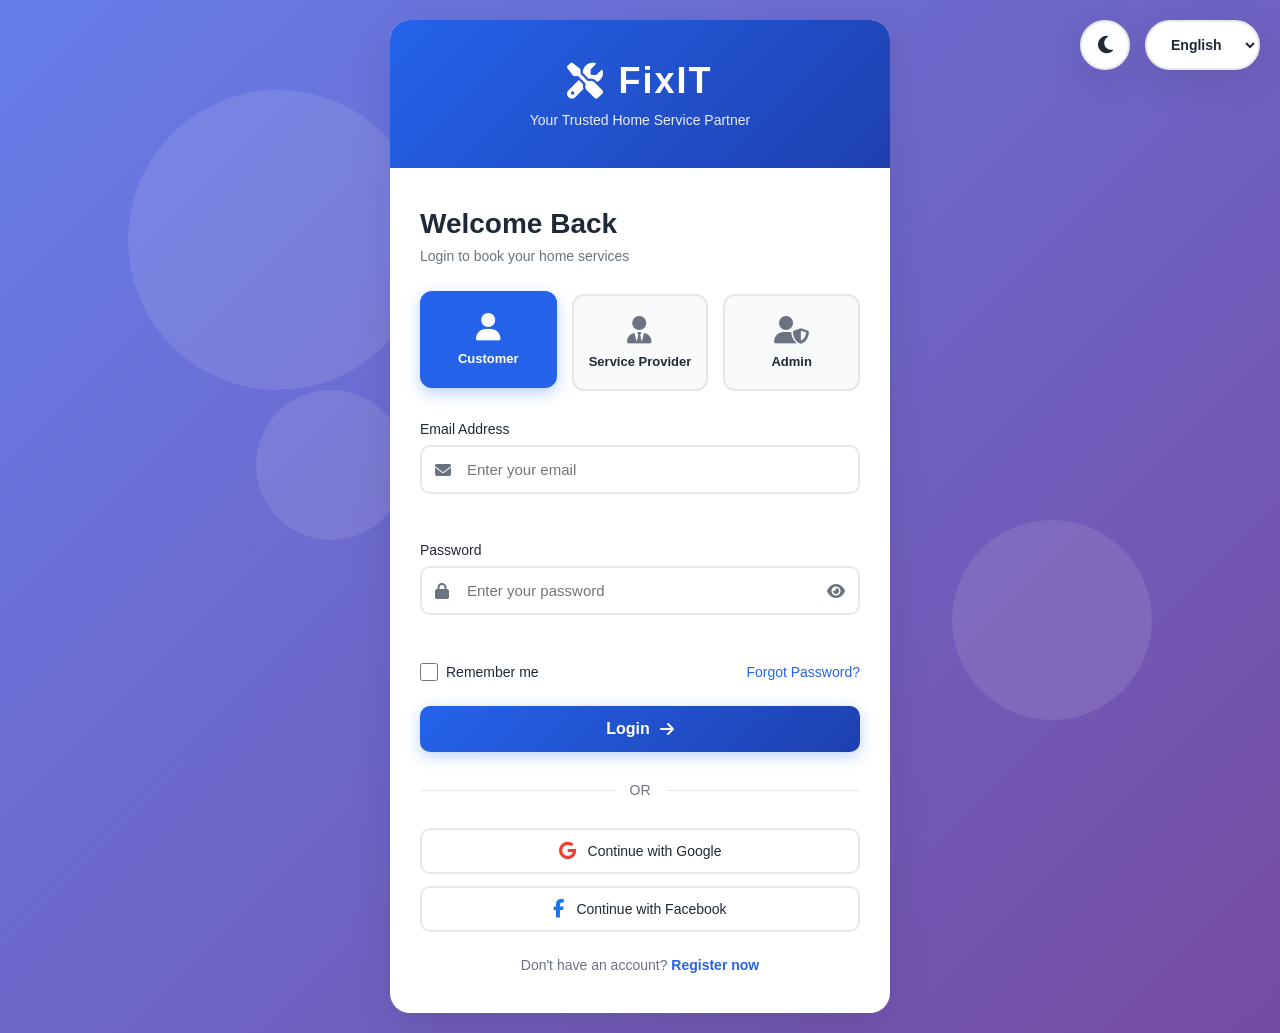
<file: FixIt/src/main/resources/static/login2.html>
<!DOCTYPE html>
<html lang="en">
<head>
    <meta charset="UTF-8">
    <meta name="viewport" content="width=device-width, initial-scale=1.0">
    <title>FixIT - Login & Register</title>
    <link rel="stylesheet" href="styles2.css">
    <link rel="stylesheet" href="https://cdnjs.cloudflare.com/ajax/libs/font-awesome/6.4.0/css/all.min.css">

</head>
<body>
    <div class="container">
        <div class="top-controls">
            <button class="theme-toggle" id="themeToggle">
                <i class="fas fa-moon"></i>
            </button>
            <select class="language-select" id="languageSelect">
                <option value="en">English</option>
                <option value="si">සිංහල</option>
            </select>
        </div>

        <!-- Background Animation -->
        <div class="background-animation">
            <div class="circle circle-1"></div>
            <div class="circle circle-2"></div>
            <div class="circle circle-3"></div>
        </div>

        <!-- Main Card -->
        <div class="card-container">
            <!-- Logo Section -->
            <div class="logo-section">
                <div class="logo">
                    <i class="fas fa-tools"></i>
                    <h1>FixIT</h1>
                </div>
                <p class="tagline" data-i18n="tagline">Your Trusted Home Service Partner</p>
            </div>

            <!-- Login Form -->
            <div class="form-container active" id="loginForm">
                <h2 data-i18n="login-title">Welcome Back</h2>
                <p class="form-subtitle" data-i18n="login-subtitle">Login to book your home services</p>

                <!-- User Type Selection -->
                <div class="user-type-selector">
                    <label class="user-type-option">
                        <input type="radio" name="login-user-type" value="customer" checked>
                        <div class="user-type-card">
                            <i class="fas fa-user"></i>
                            <span data-i18n="customer">Customer</span>
                        </div>
                    </label>
                    <label class="user-type-option">
                        <input type="radio" name="login-user-type" value="provider">
                        <div class="user-type-card">
                            <i class="fas fa-user-tie"></i>
                            <span data-i18n="service-provider">Service Provider</span>
                        </div>
                    </label>
                    <label class="user-type-option">
                        <input type="radio" name="login-user-type" value="admin">
                        <div class="user-type-card">
                            <i class="fas fa-user-shield"></i>
                            <span data-i18n="admin">Admin</span>
                        </div>
                    </label>
                </div>

                <form id="login-form" novalidate>
                    <div class="input-group">
                        <label for="login-email" data-i18n="email-label">Email Address</label>
                        <div class="input-wrapper">
                            <i class="fas fa-envelope"></i>
                            <input 
                                type="email" 
                                id="login-email" 
                                name="email" 
                                data-i18n-placeholder="email-placeholder"
                                placeholder="Enter your email"
                                required
                            >
                        </div>
                        <span class="error-message"></span>
                    </div>

                    <div class="input-group">
                        <label for="login-password" data-i18n="password-label">Password</label>
                        <div class="input-wrapper">
                            <i class="fas fa-lock"></i>
                            <input 
                                type="password" 
                                id="login-password" 
                                name="password" 
                                data-i18n-placeholder="password-placeholder"
                                placeholder="Enter your password"
                                required
                            >
                            <i class="fas fa-eye toggle-password" data-target="login-password"></i>
                        </div>
                        <span class="error-message"></span>
                        <span class="caps-lock-warning" data-i18n="caps-lock-warning">⚠️ Caps Lock is ON</span>
                    </div>

                    <div class="form-options">
                        <label class="remember-me">
                            <input type="checkbox" id="remember-me">
                            <span data-i18n="remember-me">Remember me</span>
                        </label>
                        <a href="#" class="forgot-password" data-i18n="forgot-password">Forgot Password?</a>
                    </div>

                    <button type="submit" class="btn btn-primary">
                        <span data-i18n="login-button">Login</span>
                        <i class="fas fa-arrow-right"></i>
                    </button>

                    <div class="divider">
                        <span data-i18n="or">OR</span>
                    </div>

                    <div class="social-login">
                        <button type="button" class="btn-social btn-google">
                            <i class="fab fa-google"></i>
                            <span data-i18n="continue-google">Continue with Google</span>
                        </button>
                        <button type="button" class="btn-social btn-facebook">
                            <i class="fab fa-facebook-f"></i>
                            <span data-i18n="continue-facebook">Continue with Facebook</span>
                        </button>
                    </div>

                    <p class="switch-form">
                        <span data-i18n="no-account">Don't have an account?</span>
                        <a href="#" id="showRegister" data-i18n="register-now">Register now</a>
                    </p>
                </form>
            </div>

            <!-- Register Form -->
            <div class="form-container" id="registerForm">
                <h2 data-i18n="register-title">Create Account</h2>
                <p class="form-subtitle" data-i18n="register-subtitle">Join FixIT to book trusted professionals</p>

                <!-- User Type Selection -->
                <div class="user-type-selector">
                    <label class="user-type-option">
                        <input type="radio" name="register-user-type" value="customer" checked>
                        <div class="user-type-card">
                            <i class="fas fa-user"></i>
                            <span data-i18n="customer">Customer</span>
                        </div>
                    </label>
                    <label class="user-type-option">
                        <input type="radio" name="register-user-type" value="provider">
                        <div class="user-type-card">
                            <i class="fas fa-user-tie"></i>
                            <span data-i18n="service-provider">Service Provider</span>
                        </div>
                    </label>
                </div>

                <form id="register-form" novalidate>
                    <div class="input-group">
                        <label for="register-name" data-i18n="name-label">Full Name</label>
                        <div class="input-wrapper">
                            <i class="fas fa-user"></i>
                            <input 
                                type="text" 
                                id="register-name" 
                                name="name" 
                                data-i18n-placeholder="name-placeholder"
                                placeholder="Enter your full name"
                                required
                                minlength="3"
                            >
                            <i class="fas fa-check-circle validation-icon"></i>
                        </div>
                        <span class="error-message"></span>
                    </div>

                    <div class="input-group">
                        <label for="register-email" data-i18n="email-label">Email Address</label>
                        <div class="input-wrapper">
                            <i class="fas fa-envelope"></i>
                            <input 
                                type="email" 
                                id="register-email" 
                                name="email" 
                                data-i18n-placeholder="email-placeholder"
                                placeholder="Enter your email"
                                required
                            >
                            <i class="fas fa-check-circle validation-icon"></i>
                        </div>
                        <span class="error-message"></span>
                    </div>

                    <div class="input-group">
                        <label for="register-phone" data-i18n="phone-label">Phone Number</label>
                        <div class="input-wrapper">
                            <i class="fas fa-phone"></i>
                            <input 
                                type="tel" 
                                id="register-phone" 
                                name="phone" 
                                data-i18n-placeholder="phone-placeholder"
                                placeholder="Enter your phone number"
                                required
                                pattern="[0-9]{10}"
                            >
                            <i class="fas fa-check-circle validation-icon"></i>
                        </div>
                        <span class="error-message"></span>
                    </div>

                    <div class="input-group">
                        <label for="register-password" data-i18n="password-label">Password</label>
                        <div class="input-wrapper">
                            <i class="fas fa-lock"></i>
                            <input 
                                type="password" 
                                id="register-password" 
                                name="password" 
                                data-i18n-placeholder="create-password-placeholder"
                                placeholder="Create a strong password"
                                required
                                minlength="8"
                            >
                            <i class="fas fa-eye toggle-password" data-target="register-password"></i>
                        </div>
                        <span class="error-message"></span>
                        <span class="caps-lock-warning" data-i18n="caps-lock-warning">⚠️ Caps Lock is ON</span>
                        
                        <div class="password-strength">
                            <div class="strength-bar">
                                <div class="strength-fill"></div>
                            </div>
                            <span class="strength-text" data-i18n="password-strength">Password strength</span>
                        </div>

                        <ul class="password-requirements">
                            <li id="req-length">
                                <i class="fas fa-times"></i>
                                <span data-i18n="req-length">At least 8 characters</span>
                            </li>
                            <li id="req-uppercase">
                                <i class="fas fa-times"></i>
                                <span data-i18n="req-uppercase">One uppercase letter</span>
                            </li>
                            <li id="req-lowercase">
                                <i class="fas fa-times"></i>
                                <span data-i18n="req-lowercase">One lowercase letter</span>
                            </li>
                            <li id="req-number">
                                <i class="fas fa-times"></i>
                                <span data-i18n="req-number">One number</span>
                            </li>
                            <li id="req-special">
                                <i class="fas fa-times"></i>
                                <span data-i18n="req-special">One special character</span>
                            </li>
                        </ul>
                    </div>

                    <div class="input-group">
                        <label for="register-confirm-password" data-i18n="confirm-password-label">Confirm Password</label>
                        <div class="input-wrapper">
                            <i class="fas fa-lock"></i>
                            <input 
                                type="password" 
                                id="register-confirm-password" 
                                name="confirm-password" 
                                data-i18n-placeholder="confirm-password-placeholder"
                                placeholder="Re-enter your password"
                                required
                            >
                            <i class="fas fa-eye toggle-password" data-target="register-confirm-password"></i>
                        </div>
                        <span class="error-message"></span>
                    </div>

                    <div class="input-group">
                        <label class="remember-me">
                            <input type="checkbox" id="terms" required>
                            <span data-i18n="terms-agree">I agree to the <a href="#">Terms & Conditions</a></span>
                        </label>
                        <span class="error-message"></span>
                    </div>

                    <button type="submit" class="btn btn-primary">
                        <span data-i18n="create-account-button">Create Account</span>
                        <i class="fas fa-arrow-right"></i>
                    </button>

                    <div class="divider">
                        <span data-i18n="or">OR</span>
                    </div>

                    <div class="social-login">
                        <button type="button" class="btn-social btn-google">
                            <i class="fab fa-google"></i>
                            <span data-i18n="signup-google">Sign up with Google</span>
                        </button>
                        <button type="button" class="btn-social btn-facebook">
                            <i class="fab fa-facebook-f"></i>
                            <span data-i18n="signup-facebook">Sign up with Facebook</span>
                        </button>
                    </div>

                    <p class="switch-form">
                        <span data-i18n="have-account">Already have an account?</span>
                        <a href="#" id="showLogin" data-i18n="login-here">Login here</a>
                    </p>
                </form>
            </div>
        </div>

        <!-- Success Message -->
        <div class="success-message" id="successMessage">
            <div class="success-content">
                <i class="fas fa-check-circle"></i>
                <h3 data-i18n="success">Success!</h3>
                <p id="successText"></p>
            </div>
        </div>
    </div>

    <script src="translations.js"></script>
    <script src="api-config.js"></script>
    <script src="script2.js"></script>
</body>
</html>
</file>
<file: FixIt/src/main/resources/static/styles2.css>
* {
    margin: 0;
    padding: 0;
    box-sizing: border-box;
}

:root {
    --primary-color: #2563eb;
    --primary-dark: #1e40af;
    --primary-light: #3b82f6;
    --secondary-color: #10b981;
    --danger-color: #ef4444;
    --warning-color: #f59e0b;
    --success-color: #10b981;
    --text-dark: #1f2937;
    --text-light: #6b7280;
    --bg-light: #f9fafb;
    --border-color: #e5e7eb;
    --white: #ffffff;
    --shadow: 0 10px 40px rgba(0, 0, 0, 0.1);
    --shadow-hover: 0 15px 50px rgba(0, 0, 0, 0.15);
}

body {
    font-family: 'Segoe UI', Tahoma, Geneva, Verdana, sans-serif;
    background: linear-gradient(135deg, #667eea 0%, #764ba2 100%);
    min-height: 100vh;
    display: flex;
    align-items: center;
    justify-content: center;
    padding: 20px;
    overflow-x: hidden;
}

.container {
    position: relative;
    width: 100%;
    max-width: 500px;
}

/* Background Animation */
.background-animation {
    position: fixed;
    top: 0;
    left: 0;
    width: 100%;
    height: 100%;
    z-index: -1;
    overflow: hidden;
}

.circle {
    position: absolute;
    border-radius: 50%;
    background: rgba(255, 255, 255, 0.1);
    animation: float 20s infinite;
}

.circle-1 {
    width: 300px;
    height: 300px;
    top: 10%;
    left: 10%;
    animation-delay: 0s;
}

.circle-2 {
    width: 200px;
    height: 200px;
    bottom: 20%;
    right: 10%;
    animation-delay: 5s;
}

.circle-3 {
    width: 150px;
    height: 150px;
    bottom: 40%;
    left: 20%;
    animation-delay: 10s;
}

@keyframes float {
    0%, 100% {
        transform: translateY(0) translateX(0);
    }
    25% {
        transform: translateY(-50px) translateX(50px);
    }
    50% {
        transform: translateY(-100px) translateX(-50px);
    }
    75% {
        transform: translateY(-50px) translateX(-100px);
    }
}

/* Dark Mode Variables */
body.dark-mode {
    --primary-color: #3b82f6;
    --primary-dark: #2563eb;
    --primary-light: #60a5fa;
    --secondary-color: #10b981;
    --danger-color: #ef4444;
    --warning-color: #f59e0b;
    --success-color: #10b981;
    --text-dark: #f3f4f6;
    --text-light: #d1d5db;
    --bg-light: #1f2937;
    --border-color: #374151;
    --white: #111827;
    --shadow: 0 10px 40px rgba(0, 0, 0, 0.5);
    --shadow-hover: 0 15px 50px rgba(0, 0, 0, 0.6);
}

body.dark-mode {
    background: linear-gradient(135deg, #1e293b 0%, #0f172a 100%);
}

body.dark-mode .card-container {
    background: #1f2937;
}

body.dark-mode .input-wrapper input {
    background: #111827;
    color: #f3f4f6;
}

body.dark-mode .password-requirements {
    background: #111827;
}

body.dark-mode .user-type-card {
    background: #111827;
    border-color: #374151;
}

body.dark-mode .user-type-option input:checked + .user-type-card {
    background: var(--primary-color);
    border-color: var(--primary-color);
}

/* Top Controls */
.top-controls {
    position: fixed;
    top: 20px;
    right: 20px;
    display: flex;
    gap: 15px;
    z-index: 1001;
}

.theme-toggle {
    width: 50px;
    height: 50px;
    border-radius: 50%;
    background: var(--white);
    border: 2px solid var(--border-color);
    display: flex;
    align-items: center;
    justify-content: center;
    cursor: pointer;
    transition: all 0.3s ease;
    box-shadow: var(--shadow);
}

.theme-toggle:hover {
    transform: translateY(-2px);
    box-shadow: var(--shadow-hover);
}

.theme-toggle i {
    font-size: 20px;
    color: var(--text-dark);
    transition: transform 0.3s ease;
}

.theme-toggle:hover i {
    transform: rotate(20deg);
}

.language-select {
    padding: 12px 20px;
    border-radius: 25px;
    background: var(--white);
    border: 2px solid var(--border-color);
    color: var(--text-dark);
    font-weight: 600;
    font-size: 14px;
    cursor: pointer;
    transition: all 0.3s ease;
    box-shadow: var(--shadow);
}

.language-select:hover {
    transform: translateY(-2px);
    box-shadow: var(--shadow-hover);
}

.language-select:focus {
    outline: none;
    border-color: var(--primary-color);
}

/* User Type Selector */
.user-type-selector {
    display: grid;
    grid-template-columns: repeat(auto-fit, minmax(120px, 1fr));
    gap: 15px;
    margin-bottom: 30px;
}

.user-type-option {
    cursor: pointer;
}

.user-type-option input[type="radio"] {
    display: none;
}

.user-type-card {
    padding: 20px 15px;
    background: var(--bg-light);
    border: 2px solid var(--border-color);
    border-radius: 12px;
    display: flex;
    flex-direction: column;
    align-items: center;
    gap: 10px;
    transition: all 0.3s ease;
    cursor: pointer;
}

.user-type-card i {
    font-size: 28px;
    color: var(--text-light);
    transition: all 0.3s ease;
}

.user-type-card span {
    font-size: 13px;
    font-weight: 600;
    color: var(--text-dark);
    text-align: center;
}

.user-type-option input:checked + .user-type-card {
    background: var(--primary-color);
    border-color: var(--primary-color);
    transform: translateY(-3px);
    box-shadow: 0 5px 15px rgba(37, 99, 235, 0.3);
}

.user-type-option input:checked + .user-type-card i,
.user-type-option input:checked + .user-type-card span {
    color: white;
}

.user-type-card:hover {
    transform: translateY(-2px);
    border-color: var(--primary-color);
}

/* Responsive adjustments for top controls */
@media (max-width: 576px) {
    .top-controls {
        top: 10px;
        right: 10px;
        gap: 10px;
    }

    .theme-toggle {
        width: 45px;
        height: 45px;
    }

    .language-select {
        padding: 10px 15px;
        font-size: 13px;
    }

    .user-type-selector {
        grid-template-columns: 1fr;
    }
}

/* Card Container */
.card-container {
    background: var(--white);
    border-radius: 20px;
    box-shadow: var(--shadow);
    overflow: hidden;
    animation: slideUp 0.6s ease-out;
}

@keyframes slideUp {
    from {
        opacity: 0;
        transform: translateY(50px);
    }
    to {
        opacity: 1;
        transform: translateY(0);
    }
}

/* Logo Section */
.logo-section {
    background: linear-gradient(135deg, var(--primary-color) 0%, var(--primary-dark) 100%);
    padding: 40px 30px;
    text-align: center;
    color: var(--white);
}

.logo {
    display: flex;
    align-items: center;
    justify-content: center;
    gap: 15px;
    margin-bottom: 10px;
}

.logo i {
    font-size: 36px;
    animation: rotate 4s infinite linear;
}

@keyframes rotate {
    from {
        transform: rotate(0deg);
    }
    to {
        transform: rotate(360deg);
    }
}

.logo h1 {
    font-size: 36px;
    font-weight: 700;
    letter-spacing: 2px;
}

.tagline {
    font-size: 14px;
    opacity: 0.9;
    font-weight: 300;
}

/* Form Container */
.form-container {
    padding: 40px 30px;
    display: none;
    animation: fadeIn 0.5s ease-in;
}

.form-container.active {
    display: block;
}

@keyframes fadeIn {
    from {
        opacity: 0;
    }
    to {
        opacity: 1;
    }
}

.form-container h2 {
    font-size: 28px;
    color: var(--text-dark);
    margin-bottom: 8px;
}

.form-subtitle {
    color: var(--text-light);
    font-size: 14px;
    margin-bottom: 30px;
}

/* Input Groups */
.input-group {
    margin-bottom: 25px;
    position: relative;
}

.input-group label {
    display: block;
    margin-bottom: 8px;
    color: var(--text-dark);
    font-weight: 500;
    font-size: 14px;
}

.input-wrapper {
    position: relative;
    display: flex;
    align-items: center;
}

.input-wrapper i {
    position: absolute;
    left: 15px;
    color: var(--text-light);
    font-size: 16px;
    transition: color 0.3s ease;
}

.input-wrapper input {
    width: 100%;
    padding: 14px 15px 14px 45px;
    border: 2px solid var(--border-color);
    border-radius: 10px;
    font-size: 15px;
    transition: all 0.3s ease;
    background: var(--white);
}

.input-wrapper input:focus {
    outline: none;
    border-color: var(--primary-color);
    box-shadow: 0 0 0 3px rgba(37, 99, 235, 0.1);
}

.input-wrapper input:focus + i {
    color: var(--primary-color);
}

.input-wrapper input.valid {
    border-color: var(--success-color);
}

.input-wrapper input.invalid {
    border-color: var(--danger-color);
}

/* Toggle Password */
.toggle-password {
    position: absolute;
    right: 15px;
    left: auto !important;
    cursor: pointer;
    z-index: 2;
    transition: color 0.3s ease;
}

.toggle-password:hover {
    color: var(--primary-color);
}

/* Validation Icon */
.validation-icon {
    position: absolute;
    right: 15px;
    left: auto !important;
    color: var(--success-color);
    opacity: 0;
    transition: opacity 0.3s ease;
    pointer-events: none;
}

.input-wrapper input.valid ~ .validation-icon {
    opacity: 1;
}

/* Error Message */
.error-message {
    display: block;
    color: var(--danger-color);
    font-size: 13px;
    margin-top: 5px;
    min-height: 18px;
    opacity: 0;
    transition: opacity 0.3s ease;
}

.error-message.show {
    opacity: 1;
}

/* Caps Lock Warning */
.caps-lock-warning {
    display: none;
    color: var(--warning-color);
    font-size: 12px;
    margin-top: 5px;
    animation: shake 0.5s;
}

.caps-lock-warning.show {
    display: block;
}

@keyframes shake {
    0%, 100% { transform: translateX(0); }
    25% { transform: translateX(-5px); }
    75% { transform: translateX(5px); }
}

/* Password Strength */
.password-strength {
    margin-top: 10px;
}

.strength-bar {
    height: 4px;
    background: var(--border-color);
    border-radius: 2px;
    overflow: hidden;
    margin-bottom: 5px;
}

.strength-fill {
    height: 100%;
    width: 0;
    transition: all 0.3s ease;
    border-radius: 2px;
}

.strength-text {
    font-size: 12px;
    color: var(--text-light);
}

/* Password Requirements */
.password-requirements {
    list-style: none;
    margin-top: 10px;
    padding: 15px;
    background: var(--bg-light);
    border-radius: 8px;
}

.password-requirements li {
    font-size: 13px;
    color: var(--text-light);
    margin-bottom: 8px;
    display: flex;
    align-items: center;
    gap: 8px;
    transition: color 0.3s ease;
}

.password-requirements li:last-child {
    margin-bottom: 0;
}

.password-requirements li i {
    font-size: 14px;
    color: var(--danger-color);
    transition: color 0.3s ease;
}

.password-requirements li.met {
    color: var(--success-color);
}

.password-requirements li.met i {
    color: var(--success-color);
}

.password-requirements li.met i::before {
    content: "\f058";
}

/* Form Options */
.form-options {
    display: flex;
    justify-content: space-between;
    align-items: center;
    margin-bottom: 25px;
    font-size: 14px;
}

.remember-me {
    display: flex;
    align-items: center;
    gap: 8px;
    cursor: pointer;
    color: var(--text-dark);
}

.remember-me input[type="checkbox"] {
    width: 18px;
    height: 18px;
    cursor: pointer;
    accent-color: var(--primary-color);
}

.remember-me a {
    color: var(--primary-color);
    text-decoration: none;
}

.forgot-password {
    color: var(--primary-color);
    text-decoration: none;
    transition: color 0.3s ease;
}

.forgot-password:hover {
    color: var(--primary-dark);
    text-decoration: underline;
}

/* Buttons */
.btn {
    width: 100%;
    padding: 14px;
    border: none;
    border-radius: 10px;
    font-size: 16px;
    font-weight: 600;
    cursor: pointer;
    transition: all 0.3s ease;
    display: flex;
    align-items: center;
    justify-content: center;
    gap: 10px;
}

.btn-primary {
    background: linear-gradient(135deg, var(--primary-color) 0%, var(--primary-dark) 100%);
    color: var(--white);
    box-shadow: 0 4px 15px rgba(37, 99, 235, 0.3);
}

.btn-primary:hover {
    transform: translateY(-2px);
    box-shadow: 0 6px 20px rgba(37, 99, 235, 0.4);
}

.btn-primary:active {
    transform: translateY(0);
}

.btn-primary i {
    transition: transform 0.3s ease;
}

.btn-primary:hover i {
    transform: translateX(5px);
}

/* Divider */
.divider {
    display: flex;
    align-items: center;
    margin: 30px 0;
    color: var(--text-light);
    font-size: 14px;
}

.divider::before,
.divider::after {
    content: '';
    flex: 1;
    height: 1px;
    background: var(--border-color);
}

.divider span {
    padding: 0 15px;
}

/* Social Login */
.social-login {
    display: flex;
    flex-direction: column;
    gap: 12px;
    margin-bottom: 25px;
}

.btn-social {
    padding: 12px;
    border: 2px solid var(--border-color);
    border-radius: 10px;
    background: var(--white);
    cursor: pointer;
    display: flex;
    align-items: center;
    justify-content: center;
    gap: 12px;
    font-size: 14px;
    font-weight: 500;
    color: var(--text-dark);
    transition: all 0.3s ease;
}

.btn-social:hover {
    border-color: var(--primary-color);
    background: var(--bg-light);
    transform: translateY(-2px);
}

.btn-social i {
    font-size: 18px;
}

.btn-google i {
    color: #ea4335;
}

.btn-facebook i {
    color: #1877f2;
}

/* Switch Form */
.switch-form {
    text-align: center;
    font-size: 14px;
    color: var(--text-light);
}

.switch-form a {
    color: var(--primary-color);
    text-decoration: none;
    font-weight: 600;
    transition: color 0.3s ease;
}

.switch-form a:hover {
    color: var(--primary-dark);
    text-decoration: underline;
}

/* Success Message */
.success-message {
    position: fixed;
    top: 50%;
    left: 50%;
    transform: translate(-50%, -50%) scale(0);
    background: var(--white);
    padding: 40px;
    border-radius: 20px;
    box-shadow: var(--shadow-hover);
    text-align: center;
    z-index: 1000;
    opacity: 0;
    transition: all 0.3s ease;
}

.success-message.show {
    transform: translate(-50%, -50%) scale(1);
    opacity: 1;
}

.success-content i {
    font-size: 60px;
    color: var(--success-color);
    margin-bottom: 20px;
    animation: scaleIn 0.5s ease-out;
}

@keyframes scaleIn {
    0% {
        transform: scale(0);
    }
    50% {
        transform: scale(1.2);
    }
    100% {
        transform: scale(1);
    }
}

.success-content h3 {
    font-size: 24px;
    color: var(--text-dark);
    margin-bottom: 10px;
}

.success-content p {
    color: var(--text-light);
    font-size: 14px;
}

/* Responsive Design */
@media (max-width: 576px) {
    body {
        padding: 10px;
    }

    .card-container {
        border-radius: 15px;
    }

    .logo-section {
        padding: 30px 20px;
    }

    .logo h1 {
        font-size: 28px;
    }

    .logo i {
        font-size: 28px;
    }

    .form-container {
        padding: 30px 20px;
    }

    .form-container h2 {
        font-size: 24px;
    }

    .social-login {
        flex-direction: column;
    }

    .btn-social span {
        font-size: 13px;
    }
}

/* Loading Animation */
.btn.loading {
    pointer-events: none;
    opacity: 0.7;
}

.btn.loading::after {
    content: '';
    width: 16px;
    height: 16px;
    border: 2px solid var(--white);
    border-top-color: transparent;
    border-radius: 50%;
    animation: spin 0.6s linear infinite;
    margin-left: 10px;
}

@keyframes spin {
    to {
        transform: rotate(360deg);
    }
}
</file>
